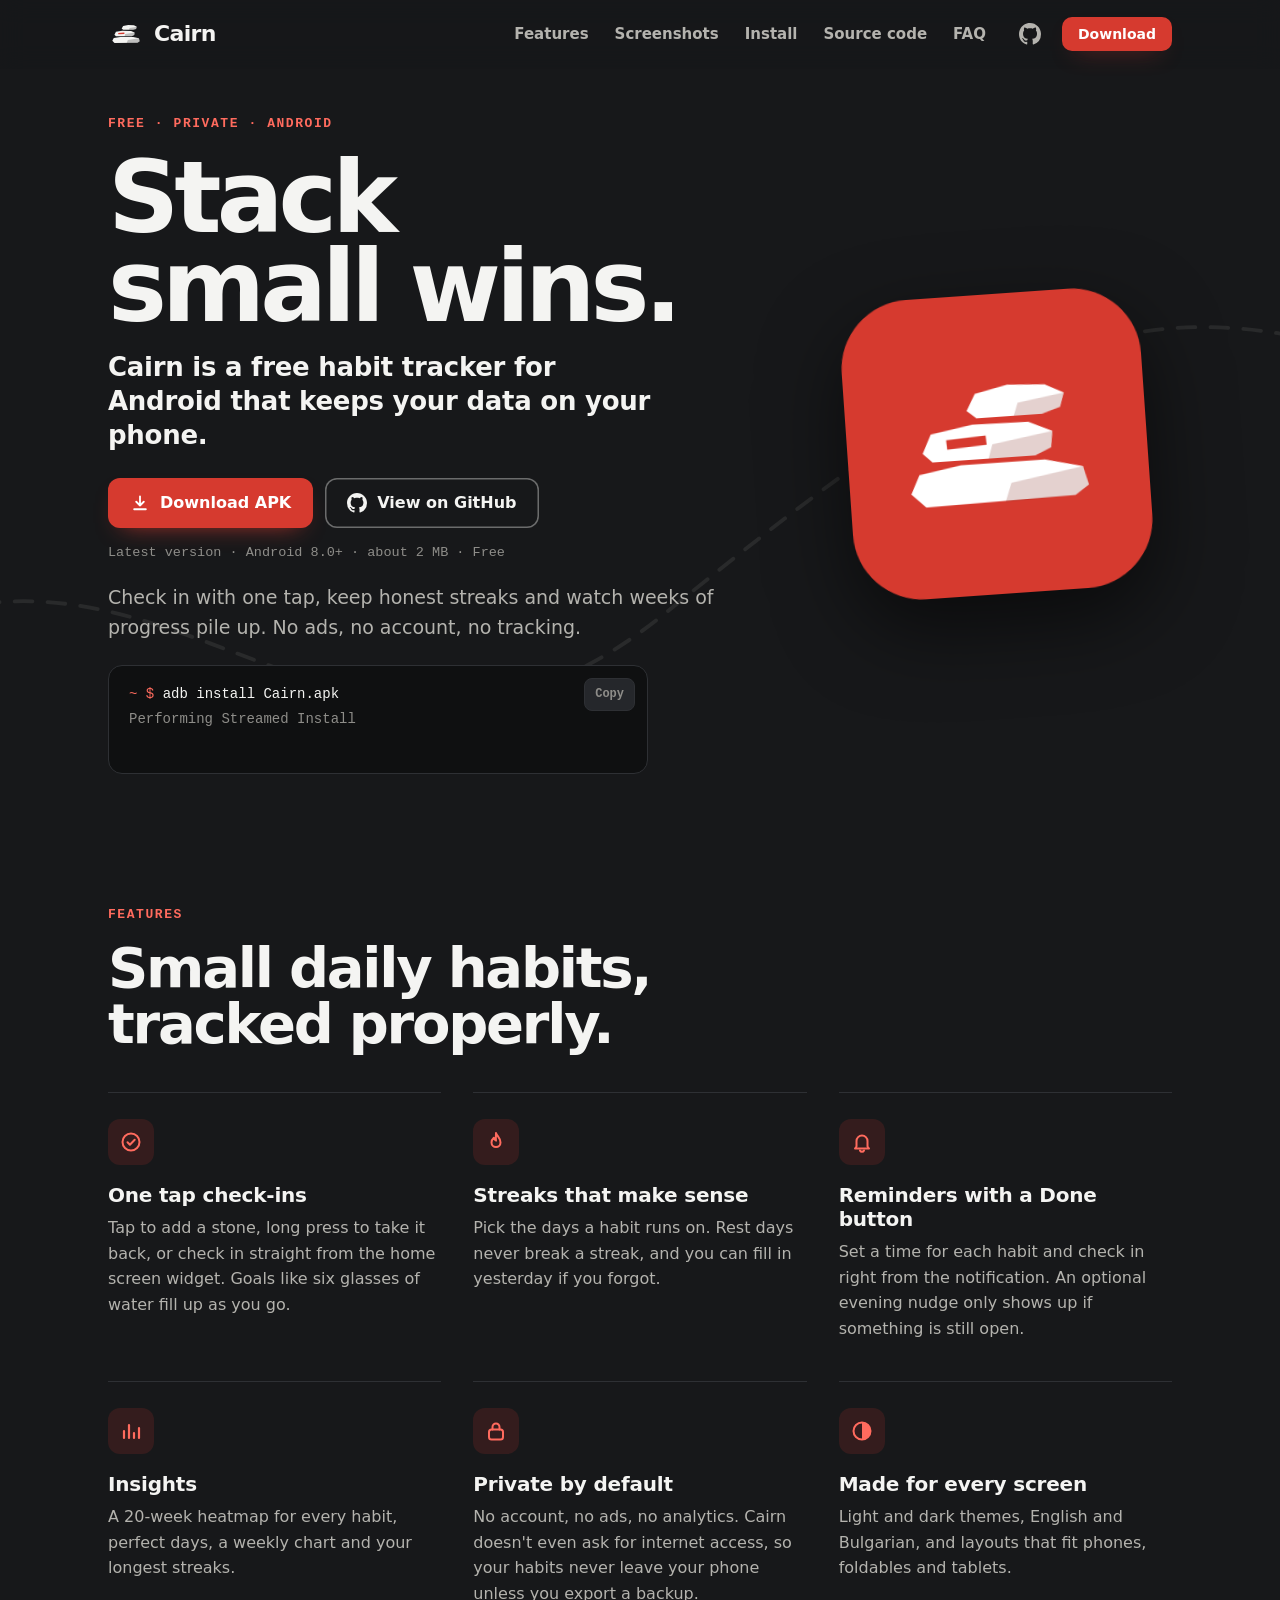
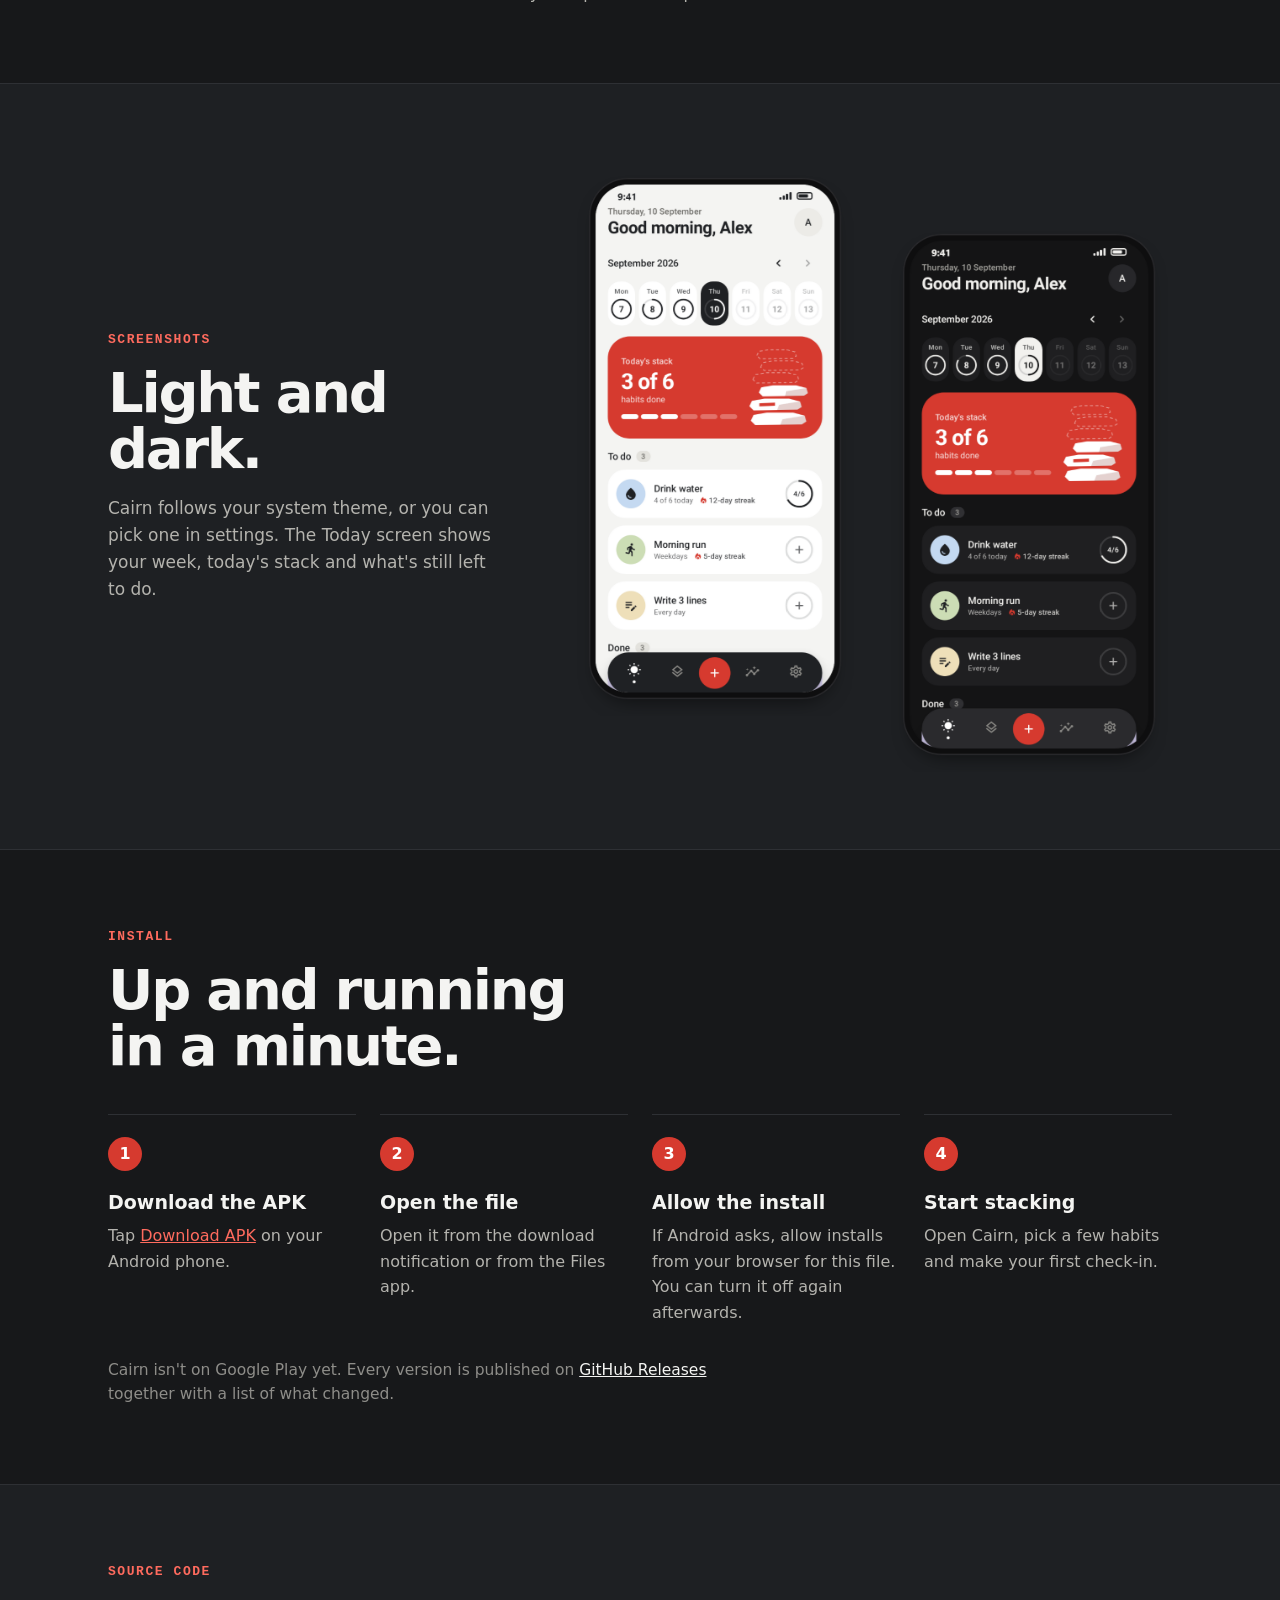
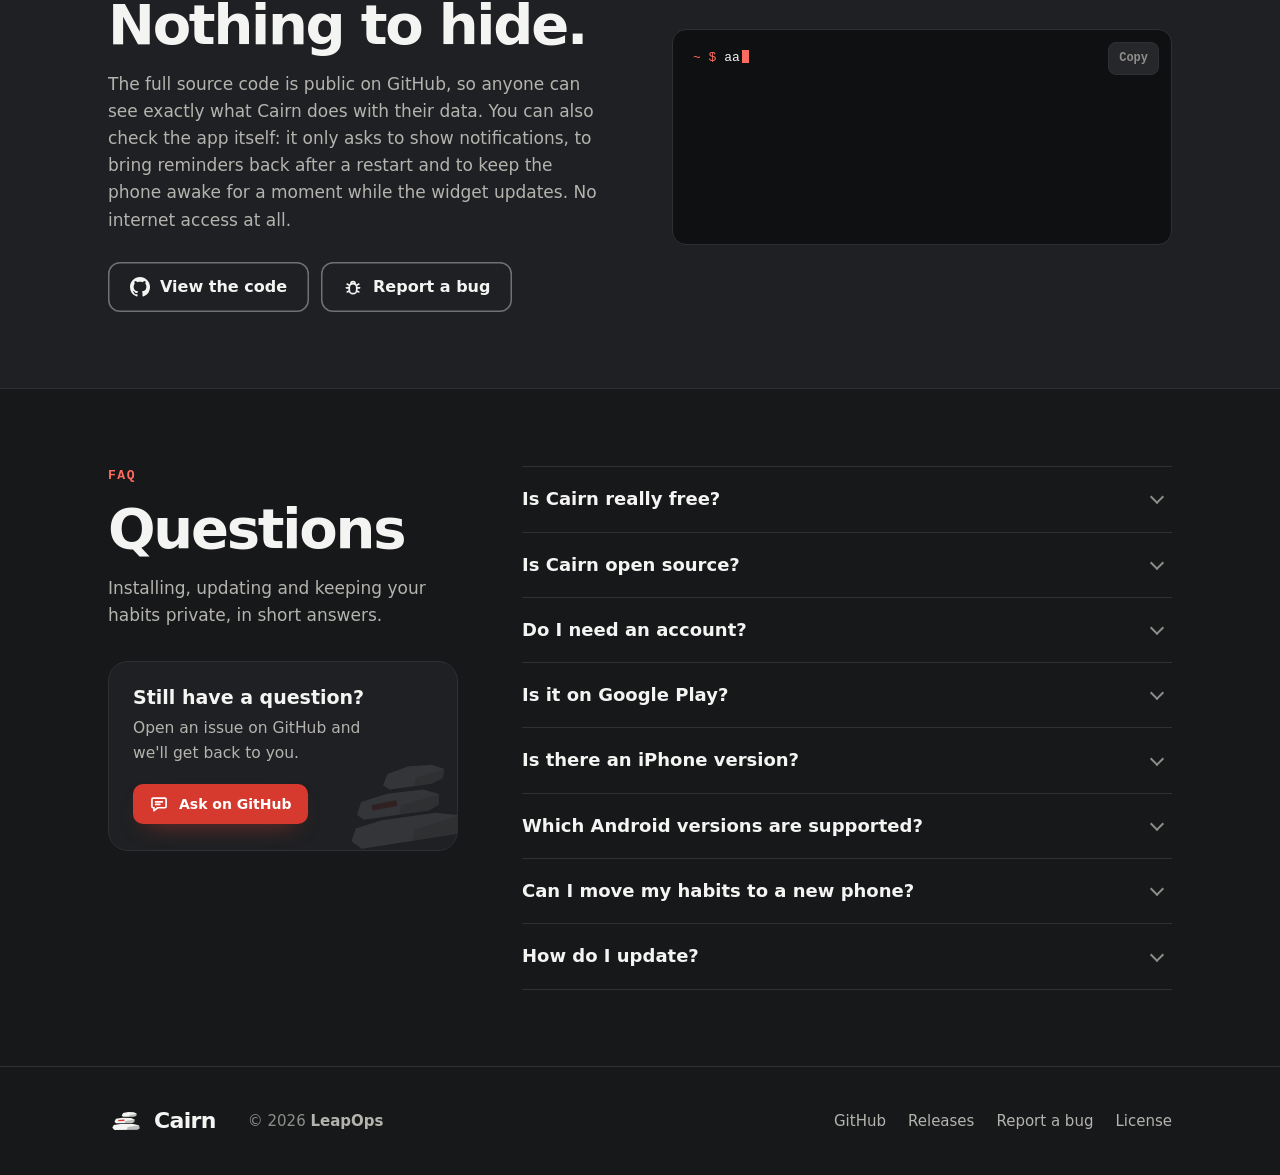
<file: site/index.html>
<!doctype html>
<html lang="en">
<head>
  <meta charset="utf-8">
  <meta name="viewport" content="width=device-width, initial-scale=1, viewport-fit=cover">
  <title>Cairn Habit Tracker - Free for Android</title>
  <meta name="application-name" content="Cairn Habit Tracker">
  <meta name="apple-mobile-web-app-title" content="Cairn">
  <meta name="description" content="Cairn is a free habit tracker for Android. One tap check-ins, honest streaks, reminders and insights. No ads, no account, works offline. Download the APK.">
  <link rel="canonical" href="https://cairn.leap-ops.com/">
  <meta name="theme-color" content="#17181A">
  <meta name="color-scheme" content="dark">
  <meta http-equiv="Content-Security-Policy" content="default-src 'self'; script-src 'self' 'sha256-Du+OJKJSbdUgz5nrHeWWINvez6XKDDU/tyj/5c2uvwo='; style-src 'self' 'unsafe-inline' https://fonts.googleapis.com; font-src https://fonts.gstatic.com; img-src 'self'; connect-src https://api.github.com; object-src 'none'; base-uri 'none'; form-action 'none'">
  <meta name="referrer" content="strict-origin-when-cross-origin">

  <meta property="og:type" content="website">
  <meta property="og:site_name" content="Cairn">
  <meta property="og:title" content="Cairn Habit Tracker - Free for Android">
  <meta property="og:description" content="One tap check-ins, honest streaks, reminders and insights. No ads, no account, works offline.">
  <meta property="og:url" content="https://cairn.leap-ops.com/">
  <meta property="og:image" content="https://cairn.leap-ops.com/assets/og.png">
  <meta property="og:image:width" content="1200">
  <meta property="og:image:height" content="630">
  <meta property="og:image:alt" content="Cairn, the free habit tracker for Android">
  <meta name="twitter:card" content="summary_large_image">

  <link rel="icon" href="assets/favicon.svg" type="image/svg+xml">
  <link rel="apple-touch-icon" href="assets/apple-touch-icon.png">

  <script>document.documentElement.classList.add('js')</script>
  <link rel="preconnect" href="https://fonts.googleapis.com">
  <link rel="preconnect" href="https://fonts.gstatic.com" crossorigin>
  <link rel="stylesheet" href="https://fonts.googleapis.com/css2?family=Overpass+Mono:wght@400;600&family=Overpass:wght@400;600;700;800;900&display=swap">
  <link rel="stylesheet" href="assets/style.css">
  <script src="assets/app.js" defer></script>

  <script type="application/ld+json">
  {
    "@context": "https://schema.org",
    "@type": "SoftwareApplication",
    "name": "Cairn",
    "description": "A free habit tracker for Android with one tap check-ins, streaks, reminders and insights. No ads, no account, works offline.",
    "applicationCategory": "LifestyleApplication",
    "operatingSystem": "Android 8.0 or later",
    "downloadUrl": "https://github.com/CodingfulAlt/Cairn/releases/latest",
    "url": "https://cairn.leap-ops.com/",
    "image": "https://cairn.leap-ops.com/assets/og.png",
    "author": { "@type": "Organization", "name": "LeapOps", "url": "https://leap-ops.com" },
    "publisher": { "@type": "Organization", "name": "LeapOps", "url": "https://leap-ops.com" },
    "offers": { "@type": "Offer", "price": "0", "priceCurrency": "USD" },
    "isAccessibleForFree": true
  }
  </script>
</head>
<body>
<a class="skip" href="#main">Skip to content</a>

<svg width="0" height="0" style="position:absolute" aria-hidden="true" focusable="false">
  <defs>
    <symbol id="mark" viewBox="0 0 100 100">
      <g transform="translate(0 -3)">
        <polygon points="12,72 16,64 34,61 70,61 86,65 88,73 82,77 18,78" fill="#F4F4F2"/>
        <polygon points="55,70 86,65 88,73 82,77 52,78" fill="#000" fill-opacity=".22"/>
        <polygon points="18,55 22,47 40,44 64,44.5 74,49 73,56 66,59 22,59" fill="#F4F4F2"/>
        <polygon points="28.41,49.95 45.38,49.06 45.59,53.05 28.62,53.94" fill="#D63A2F"/>
        <polygon points="48,53 74,49 73,56 66,59 46,59" fill="#000" fill-opacity=".22"/>
        <polygon points="38,38 42,31 56,28 72,29 80,33 78,39 70,41.5 42,41.5" fill="#F4F4F2"/>
        <polygon points="60,36 80,33 78,39 70,41.5 58,41.5" fill="#000" fill-opacity=".22"/>
      </g>
    </symbol>
    <symbol id="i-download" viewBox="0 0 24 24"><g fill="none" stroke="currentColor" stroke-width="2.2" stroke-linecap="round" stroke-linejoin="round"><path d="M12 4v11M7.5 10.5 12 15l4.5-4.5M5 19.5h14"/></g></symbol>
    <symbol id="i-github" viewBox="0 0 16 16"><path fill="currentColor" d="M8 0c4.42 0 8 3.58 8 8a8.013 8.013 0 0 1-5.45 7.59c-.4.08-.55-.17-.55-.38 0-.27.01-1.13.01-2.2 0-.75-.25-1.23-.54-1.48 1.78-.2 3.65-.88 3.65-3.95 0-.88-.31-1.59-.82-2.15.08-.2.36-1.02-.08-2.12 0 0-.67-.22-2.2.82-.64-.18-1.32-.27-2-.27-.68 0-1.36.09-2 .27-1.53-1.03-2.2-.82-2.2-.82-.44 1.1-.16 1.92-.08 2.12-.51.56-.82 1.28-.82 2.15 0 3.06 1.86 3.75 3.64 3.95-.23.2-.44.55-.51 1.07-.46.21-1.61.55-2.33-.66-.15-.24-.6-.83-1.23-.82-.67.01-.27.38.01.53.34.19.73.9.82 1.13.16.45.68 1.31 2.69.94 0 .67.01 1.3.01 1.49 0 .21-.15.45-.55.38A7.995 7.995 0 0 1 0 8c0-4.42 3.58-8 8-8Z"/></symbol>
    <symbol id="i-tap" viewBox="0 0 24 24"><g fill="none" stroke="currentColor" stroke-width="2" stroke-linecap="round" stroke-linejoin="round"><circle cx="12" cy="12" r="8.5"/><path d="m8.5 12.3 2.4 2.4 4.8-5"/></g></symbol>
    <symbol id="i-flame" viewBox="0 0 24 24"><g fill="none" stroke="currentColor" stroke-width="2" stroke-linecap="round" stroke-linejoin="round"><path d="M12 3c.8 3 4.5 4.8 4.5 9.5a4.5 4.5 0 0 1-9 0c0-2.4 1.3-3.9 2.3-4.8.2 1.5 1 2.5 2.2 2.9-.5-2.9.1-5.7 0-7.6Z"/></g></symbol>
    <symbol id="i-bell" viewBox="0 0 24 24"><g fill="none" stroke="currentColor" stroke-width="2" stroke-linecap="round" stroke-linejoin="round"><path d="M6.5 16.5V11a5.5 5.5 0 0 1 11 0v5.5l1.5 2h-14Z"/><path d="M10 20.5a2.2 2.2 0 0 0 4 0"/></g></symbol>
    <symbol id="i-chart" viewBox="0 0 24 24"><g fill="none" stroke="currentColor" stroke-width="2.2" stroke-linecap="round"><path d="M5 19v-7M10 19V6M15 19v-5M20 19V9"/></g></symbol>
    <symbol id="i-lock" viewBox="0 0 24 24"><g fill="none" stroke="currentColor" stroke-width="2" stroke-linecap="round" stroke-linejoin="round"><rect x="5" y="10.5" width="14" height="10" rx="2.5"/><path d="M8.5 10.5V8a3.5 3.5 0 0 1 7 0v2.5"/></g></symbol>
    <symbol id="i-contrast" viewBox="0 0 24 24"><circle cx="12" cy="12" r="8.5" fill="none" stroke="currentColor" stroke-width="2"/><path d="M12 3.5v17a8.5 8.5 0 0 0 0-17Z" fill="currentColor"/></symbol>
    <symbol id="i-star" viewBox="0 0 24 24"><path fill="none" stroke="currentColor" stroke-width="2" stroke-linejoin="round" d="m12 3.6 2.6 5.3 5.8.8-4.2 4.1 1 5.8L12 16.9l-5.2 2.7 1-5.8-4.2-4.1 5.8-.8Z"/></symbol>
    <symbol id="i-bug" viewBox="0 0 24 24"><g fill="none" stroke="currentColor" stroke-width="2" stroke-linecap="round" stroke-linejoin="round"><rect x="7.5" y="8" width="9" height="12" rx="4.5"/><path d="M9.5 8a2.5 2.5 0 0 1 5 0M4 13h3.5M16.5 13H20M5 18l2.6-1.3M19 18l-2.6-1.3M5 8.5l2.6 1.4M19 8.5l-2.6 1.4"/></g></symbol>
    <symbol id="i-chat" viewBox="0 0 24 24"><g fill="none" stroke="currentColor" stroke-width="2" stroke-linecap="round" stroke-linejoin="round"><path d="M5 5h14a1.5 1.5 0 0 1 1.5 1.5V15a1.5 1.5 0 0 1-1.5 1.5h-8.5L6 20v-3.5H5A1.5 1.5 0 0 1 3.5 15V6.5A1.5 1.5 0 0 1 5 5Z"/><path d="M8 9.5h8M8 12.5h5"/></g></symbol>
    <symbol id="i-stack" viewBox="0 0 24 24"><g fill="none" stroke="currentColor" stroke-width="2" stroke-linejoin="round"><rect x="9" y="3.5" width="10" height="4.5" rx="2.25"/><rect x="5.5" y="10" width="12.5" height="4.5" rx="2.25"/><rect x="3" y="16.5" width="18" height="4.5" rx="2.25"/></g></symbol>
    <symbol id="i-spark" viewBox="0 0 24 24"><g fill="none" stroke="currentColor" stroke-width="2" stroke-linecap="round" stroke-linejoin="round"><path d="M10.5 3.5 12.4 9l5.1 1.9-5.1 1.9-1.9 5.2-1.9-5.2-5.1-1.9L8.6 9Z"/><path d="M18.5 15v5M16 17.5h5"/></g></symbol>
    <symbol id="i-phone" viewBox="0 0 24 24"><g fill="none" stroke="currentColor" stroke-width="2" stroke-linecap="round" stroke-linejoin="round"><rect x="6.5" y="2.5" width="11" height="19" rx="3"/><path d="M10.5 18h3"/></g></symbol>
    <symbol id="i-code" viewBox="0 0 24 24"><g fill="none" stroke="currentColor" stroke-width="2" stroke-linecap="round" stroke-linejoin="round"><path d="m8 7.5-4.5 4.5L8 16.5M16 7.5l4.5 4.5-4.5 4.5M13.5 4.5l-3 15"/></g></symbol>
    <symbol id="i-zoom" viewBox="0 0 24 24"><g fill="none" stroke="currentColor" stroke-width="2.2" stroke-linecap="round"><circle cx="10.5" cy="10.5" r="6.5"/><path d="m15.5 15.5 4.5 4.5M10.5 7.8v5.4M7.8 10.5h5.4"/></g></symbol>
    <symbol id="i-close" viewBox="0 0 24 24"><path fill="none" stroke="currentColor" stroke-width="2.4" stroke-linecap="round" d="m6.5 6.5 11 11M17.5 6.5l-11 11"/></symbol>
    <symbol id="i-help" viewBox="0 0 24 24"><g fill="none" stroke="currentColor" stroke-width="2" stroke-linecap="round" stroke-linejoin="round"><circle cx="12" cy="12" r="8.5"/><path d="M9.6 9.6a2.5 2.5 0 0 1 4.9.7c0 1.7-2.5 2.1-2.5 3.7M12 17h.01"/></g></symbol>
  </defs>
</svg>

<header class="top">
  <div class="wrap top-in">
    <a class="brand" href="#main" aria-label="Cairn, back to top"><svg class="brand-mark" aria-hidden="true"><use href="#mark"/></svg><span>Cairn</span></a>
    <nav class="nav" aria-label="Main">
      <a href="#features">Features</a>
      <a href="#screenshots">Screenshots</a>
      <a href="#install">Install</a>
      <a href="#source">Source code</a>
      <a href="#faq">FAQ</a>
    </nav>
    <div class="top-actions">
      <a class="icon-link" href="https://github.com/CodingfulAlt/Cairn" aria-label="Cairn on GitHub"><svg aria-hidden="true"><use href="#i-github"/></svg></a>
      <a class="btn btn-red btn-sm" href="https://github.com/CodingfulAlt/Cairn/releases/latest" data-dl>Download</a>
    </div>
  </div>
  <div class="progress" aria-hidden="true"></div>
</header>

<main id="main">
  <section class="hero" aria-labelledby="hero-title">
    <svg class="trail" viewBox="0 0 1200 600" preserveAspectRatio="xMidYMid slice" aria-hidden="true"><path d="M-40 470 C 220 300, 360 640, 620 430 S 1000 140, 1260 260"/></svg>
    <div class="wrap hero-in">
      <div class="hero-text">
        <p class="eyebrow" data-reveal>Free · Private · Android</p>
        <h1 id="hero-title" data-reveal style="--d:.08s"><span class="tagline">Stack small wins.</span> <span class="h1-sub">Cairn is a free habit tracker for Android that keeps your data on your phone.</span></h1>
        <div class="actions" data-reveal style="--d:.24s">
          <a class="btn btn-red" href="https://github.com/CodingfulAlt/Cairn/releases/latest" data-dl><svg aria-hidden="true"><use href="#i-download"/></svg>Download APK</a>
          <a class="btn btn-ghost" href="https://github.com/CodingfulAlt/Cairn"><svg aria-hidden="true"><use href="#i-github"/></svg><span><span class="sm-hide">View on </span>GitHub</span></a>
        </div>
        <p class="meta" data-reveal style="--d:.3s"><span data-version>Latest version</span> · Android 8.0+ · <span data-size>about 2 MB</span> · Free</p>
        <p class="lead" data-reveal style="--d:.34s">Check in with one tap, keep honest streaks and watch weeks of progress pile up. No ads, no account, no tracking.</p>
        <div class="term" data-reveal data-type style="--d:.36s">
          <button class="copy" type="button" data-copy>Copy</button>
          <p><span class="pr">~ $</span> <span class="cmd">adb install <span data-file>Cairn.apk</span></span></p>
          <p class="out">Performing Streamed Install</p>
          <p class="out">Success</p>
        </div>
      </div>
      <div class="hero-art" data-reveal style="--d:.12s">
        <button class="m-banner" type="button" data-stack aria-label="Stack the stones again">
          <svg class="m-trail" viewBox="0 0 400 140" preserveAspectRatio="none" aria-hidden="true"><path d="M-10 131 C 90 120, 160 138, 236 102 S 352 38, 410 54"/></svg>
          <span class="m-word">Cairn<small>Habit tracker</small></span>
          <svg class="m-stones stack-svg" viewBox="8 22 84 58" aria-hidden="true">
            <g transform="translate(0 -3)">
              <g class="slab s1">
                <polygon points="12,72 16,64 34,61 70,61 86,65 88,73 82,77 18,78" fill="#FFFFFF"/>
                <polygon points="55,70 86,65 88,73 82,77 52,78" fill="#7A1A10" fill-opacity=".2"/>
              </g>
              <g class="slab s2">
                <polygon points="18,55 22,47 40,44 64,44.5 74,49 73,56 66,59 22,59" fill="#FFFFFF"/>
                <polygon points="28.41,49.95 45.38,49.06 45.59,53.05 28.62,53.94" fill="#D63A2F"/>
                <polygon points="48,53 74,49 73,56 66,59 46,59" fill="#7A1A10" fill-opacity=".2"/>
              </g>
              <g class="slab s3">
                <polygon points="38,38 42,31 56,28 72,29 80,33 78,39 70,41.5 42,41.5" fill="#FFFFFF"/>
                <polygon points="60,36 80,33 78,39 70,41.5 58,41.5" fill="#7A1A10" fill-opacity=".2"/>
              </g>
            </g>
          </svg>
        </button>
        <div class="icon-float">
          <button class="icon-btn" type="button" data-stack aria-label="Stack the stones again">
            <svg class="app-icon stack-svg" viewBox="0 0 100 100" aria-hidden="true">
              <rect width="100" height="100" rx="23" fill="#D63A2F"/>
              <g transform="translate(11 11) scale(.78)">
                <g transform="translate(0 -3)">
                  <g class="slab s1">
                    <polygon points="12,72 16,64 34,61 70,61 86,65 88,73 82,77 18,78" fill="#FFFFFF"/>
                    <polygon points="55,70 86,65 88,73 82,77 52,78" fill="#7A1A10" fill-opacity=".2"/>
                  </g>
                  <g class="slab s2">
                    <polygon points="18,55 22,47 40,44 64,44.5 74,49 73,56 66,59 22,59" fill="#FFFFFF"/>
                    <polygon points="28.41,49.95 45.38,49.06 45.59,53.05 28.62,53.94" fill="#D63A2F"/>
                    <polygon points="48,53 74,49 73,56 66,59 46,59" fill="#7A1A10" fill-opacity=".2"/>
                  </g>
                  <g class="slab s3">
                    <polygon points="38,38 42,31 56,28 72,29 80,33 78,39 70,41.5 42,41.5" fill="#FFFFFF"/>
                    <polygon points="60,36 80,33 78,39 70,41.5 58,41.5" fill="#7A1A10" fill-opacity=".2"/>
                  </g>
                </g>
              </g>
            </svg>
          </button>
        </div>
      </div>
    </div>
  </section>

  <section class="section" id="features" aria-labelledby="features-title">
    <div class="wrap">
      <div data-reveal>
        <p class="eyebrow">Features</p>
        <h2 id="features-title">Small daily habits, tracked properly.</h2>
      </div>
      <ul class="features">
        <li data-reveal style="--d:0s"><span class="fi"><svg aria-hidden="true"><use href="#i-tap"/></svg></span><h3>One tap check-ins</h3><p>Tap to add a stone, long press to take it back, or check in straight from the home screen widget. Goals like six glasses of water fill up as you go.</p></li>
        <li data-reveal style="--d:.08s"><span class="fi"><svg aria-hidden="true"><use href="#i-flame"/></svg></span><h3>Streaks that make sense</h3><p>Pick the days a habit runs on. Rest days never break a streak, and you can fill in yesterday if you forgot.</p></li>
        <li data-reveal style="--d:.16s"><span class="fi"><svg aria-hidden="true"><use href="#i-bell"/></svg></span><h3>Reminders with a Done button</h3><p>Set a time for each habit and check in right from the notification. An optional evening nudge only shows up if something is still open.</p></li>
        <li data-reveal style="--d:0s"><span class="fi"><svg aria-hidden="true"><use href="#i-chart"/></svg></span><h3>Insights</h3><p>A 20-week heatmap for every habit, perfect days, a weekly chart and your longest streaks.</p></li>
        <li data-reveal style="--d:.08s"><span class="fi"><svg aria-hidden="true"><use href="#i-lock"/></svg></span><h3>Private by default</h3><p>No account, no ads, no analytics. Cairn doesn't even ask for internet access, so your habits never leave your phone unless you export a backup.</p></li>
        <li data-reveal style="--d:.16s"><span class="fi"><svg aria-hidden="true"><use href="#i-contrast"/></svg></span><h3>Made for every screen</h3><p>Light and dark themes, English and Bulgarian, and layouts that fit phones, foldables and tablets.</p></li>
      </ul>
    </div>
  </section>

  <section class="section band" id="screenshots" aria-labelledby="shots-title">
    <div class="wrap shots">
      <div class="shots-text" data-reveal>
        <p class="eyebrow">Screenshots</p>
        <h2 id="shots-title">Light and dark.</h2>
        <p>Cairn follows your system theme, or you can pick one in settings. The Today screen shows your week, today's stack and what's still left to do.</p>
      </div>
      <div class="shots-row">
        <figure class="shot" data-reveal style="--d:.05s"><div class="shot-float"><img src="assets/screens/today-light.png" width="680" height="1320" alt="Cairn Today screen in the light theme, with the week strip, today's progress and the habit list" loading="lazy" decoding="async"></div></figure>
        <figure class="shot" data-reveal style="--d:.18s"><div class="shot-float"><img src="assets/screens/today-dark.png" width="680" height="1320" alt="Cairn Today screen in the dark theme" loading="lazy" decoding="async"></div></figure>
      </div>
    </div>
  </section>

  <section class="section" id="install" aria-labelledby="install-title">
    <div class="wrap">
      <div data-reveal>
        <p class="eyebrow">Install</p>
        <h2 id="install-title">Up and running in a minute.</h2>
      </div>
      <ol class="steps">
        <li data-reveal style="--d:0s"><h3>Download the APK</h3><p>Tap <a href="https://github.com/CodingfulAlt/Cairn/releases/latest" data-dl>Download APK</a> on your Android phone.</p></li>
        <li data-reveal style="--d:.1s"><h3>Open the file</h3><p>Open it from the download notification or from the Files app.</p></li>
        <li data-reveal style="--d:.2s"><h3>Allow the install</h3><p>If Android asks, allow installs from your browser for this file. You can turn it off again afterwards.</p></li>
        <li data-reveal style="--d:.3s"><h3>Start stacking</h3><p>Open Cairn, pick a few habits and make your first check-in.</p></li>
      </ol>
      <p class="note" data-reveal>Cairn isn't on Google Play yet. Every version is published on <a href="https://github.com/CodingfulAlt/Cairn/releases">GitHub Releases</a> together with a list of what changed.</p>
    </div>
  </section>

  <section class="section band" id="source" aria-labelledby="os-title">
    <div class="wrap os">
      <div data-reveal>
        <p class="eyebrow">Source code</p>
        <h2 id="os-title">Nothing to hide.</h2>
        <p class="body">The full source code is public on GitHub, so anyone can see exactly what Cairn does with their data. You can also check the app itself: it only asks to show notifications, to bring reminders back after a restart and to keep the phone awake for a moment while the widget updates. No internet access at all.</p>
        <div class="actions">
          <a class="btn btn-ghost" href="https://github.com/CodingfulAlt/Cairn"><svg aria-hidden="true"><use href="#i-github"/></svg>View the code</a>
          <a class="btn btn-ghost" href="https://github.com/CodingfulAlt/Cairn/issues"><svg aria-hidden="true"><use href="#i-bug"/></svg>Report a bug</a>
        </div>
      </div>
      <div class="term" data-reveal data-type style="--d:.12s">
        <button class="copy" type="button" data-copy>Copy</button>
        <p><span class="pr">~ $</span> <span class="cmd">aapt2 dump permissions <span data-file>Cairn.apk</span> | grep android.permission</span></p>
        <p class="out">uses-permission: name='android.permission.POST_NOTIFICATIONS'</p>
        <p class="out">uses-permission: name='android.permission.RECEIVE_BOOT_COMPLETED'</p>
        <p class="out">uses-permission: name='android.permission.WAKE_LOCK'</p>
      </div>
    </div>
  </section>

  <section class="section" id="faq" aria-labelledby="faq-title">
    <div class="wrap faq">
      <div class="faq-side" data-reveal>
        <p class="eyebrow">FAQ</p>
        <h2 id="faq-title">Questions</h2>
        <p class="faq-lead">Installing, updating and keeping your habits private, in short answers.</p>
        <div class="ask">
          <svg class="ask-mark" aria-hidden="true"><use href="#mark"/></svg>
          <h3>Still have a question?</h3>
          <p>Open an issue on GitHub and we'll get back to you.</p>
          <a class="btn btn-red btn-sm" href="https://github.com/CodingfulAlt/Cairn/issues/new"><svg aria-hidden="true"><use href="#i-chat"/></svg>Ask on GitHub</a>
        </div>
      </div>
      <div class="faq-list">
        <details data-reveal style="--d:0s"><summary>Is Cairn really free?</summary><div class="faq-a"><p>Yes. There are no ads, no in-app purchases and no subscription.</p></div></details>
        <details data-reveal style="--d:.03s"><summary>Is Cairn open source?</summary><div class="faq-a"><p>Cairn is source available. The full code is public on GitHub so anyone can read and check it, but the license doesn't allow copying, changing or republishing it. The app itself is free for everyone.</p></div></details>
        <details data-reveal style="--d:.05s"><summary>Do I need an account?</summary><div class="faq-a"><p>No. Cairn works offline and keeps your habits and history on your phone. Nothing is sent anywhere.</p></div></details>
        <details data-reveal style="--d:.1s"><summary>Is it on Google Play?</summary><div class="faq-a"><p>Not yet. Download the APK from this page or from GitHub Releases, where every version is published.</p></div></details>
        <details data-reveal style="--d:.15s"><summary>Is there an iPhone version?</summary><div class="faq-a"><p>No. Cairn is Android only for now.</p></div></details>
        <details data-reveal style="--d:.2s"><summary>Which Android versions are supported?</summary><div class="faq-a"><p>Android 8.0 (Oreo) and newer, on phones, foldables and tablets.</p></div></details>
        <details data-reveal style="--d:.25s"><summary>Can I move my habits to a new phone?</summary><div class="faq-a"><p>Yes. In Settings, tap Export backup and save the file. On the new phone, install Cairn and tap Restore backup.</p></div></details>
        <details data-reveal style="--d:.3s"><summary>How do I update?</summary><div class="faq-a"><p>Download the newest APK and install it over the current one. Your habits and history stay on the phone.</p></div></details>
      </div>
    </div>
  </section>
</main>

<footer class="foot">
  <div class="wrap foot-in">
    <a class="brand" href="#main" aria-label="Cairn, back to top"><svg class="brand-mark" aria-hidden="true"><use href="#mark"/></svg><span>Cairn</span></a>
    <p class="foot-by">© 2026 <a href="https://leap-ops.com">LeapOps</a></p>
    <nav class="foot-links" aria-label="Footer">
      <a href="https://github.com/CodingfulAlt/Cairn">GitHub</a>
      <a href="https://github.com/CodingfulAlt/Cairn/releases">Releases</a>
      <a href="https://github.com/CodingfulAlt/Cairn/issues">Report a bug</a>
      <a href="https://github.com/CodingfulAlt/Cairn/blob/main/LICENSE">License</a>
    </nav>
  </div>
</footer>

<div class="lightbox" hidden role="dialog" aria-modal="true" aria-label="Screenshot">
  <div class="lightbox-bg"></div>
  <img alt="">
  <button class="lightbox-close" type="button" aria-label="Close"><svg aria-hidden="true"><use href="#i-close"/></svg></button>
</div>

<nav class="dock" aria-label="Sections">
  <span class="dock-pill" aria-hidden="true"></span>
  <a href="#main" aria-label="Top" title="Top"><svg aria-hidden="true"><use href="#i-stack"/></svg></a>
  <a href="#features" aria-label="Features" title="Features"><svg aria-hidden="true"><use href="#i-spark"/></svg></a>
  <a href="#screenshots" aria-label="Screenshots" title="Screenshots"><svg aria-hidden="true"><use href="#i-phone"/></svg></a>
  <a href="#install" aria-label="Install" title="Install"><svg aria-hidden="true"><use href="#i-download"/></svg></a>
  <a href="#source" aria-label="Source code" title="Source code"><svg aria-hidden="true"><use href="#i-code"/></svg></a>
  <a href="#faq" aria-label="FAQ" title="FAQ"><svg aria-hidden="true"><use href="#i-help"/></svg></a>
</nav>
</body>
</html>
</file>
<file: site/assets/style.css>
:root {
  --bg: #17181A;
  --bg-2: #1E2023;
  --surface: #25272B;
  --line: #2E3034;
  --text: #F4F4F2;
  --muted: #B4B3AE;
  --dim: #8E8D89;
  --red: #D63A2F;
  --red-hover: #E5483C;
  --red-text: #FF6B5E;
  --red-tint: rgba(214, 58, 47, .15);
  --font: "Overpass", system-ui, -apple-system, "Segoe UI", Roboto, sans-serif;
  --mono: "Overpass Mono", ui-monospace, "SFMono-Regular", Consolas, monospace;
  --gut: clamp(20px, 5vw, 48px);
  --ease: cubic-bezier(.2, .8, .2, 1);
  --ease-back: cubic-bezier(.34, 1.56, .64, 1);
  color-scheme: dark;
}

*, *::before, *::after { box-sizing: border-box; }
html { scroll-behavior: smooth; scroll-padding-top: 84px; -webkit-text-size-adjust: 100%; }
body { margin: 0; background: var(--bg); color: var(--text); font-family: var(--font); font-size: 17px; line-height: 1.6; -webkit-font-smoothing: antialiased; }
img, svg { display: block; max-width: 100%; }
a { color: inherit; }
h1, h2, h3, p { margin: 0; }
button { font: inherit; color: inherit; }
::selection { background: var(--red); color: #FFFFFF; }
:focus-visible { outline: 2px solid var(--red-text); outline-offset: 3px; border-radius: 6px; }
.wrap { max-width: 1160px; margin: 0 auto; padding-inline: var(--gut); }
.skip { position: absolute; left: -9999px; top: 12px; z-index: 20; background: var(--text); color: var(--bg); padding: 8px 14px; border-radius: 8px; }
.skip:focus { left: 12px; }

/* reveal on scroll, only while the script is running */
.js [data-reveal] { opacity: 0; transform: translateY(28px); transition: opacity .8s var(--ease), transform .8s var(--ease); transition-delay: var(--d, 0s); }
.js [data-reveal].in { opacity: 1; transform: none; }

/* header */
.top { position: sticky; top: 0; z-index: 10; background: rgba(23, 24, 26, .78); -webkit-backdrop-filter: blur(12px); backdrop-filter: blur(12px); border-bottom: 1px solid transparent; transition: background-color .3s, border-color .3s, box-shadow .3s; }
.top.scrolled { background: rgba(23, 24, 26, .92); border-color: var(--line); box-shadow: 0 14px 30px -22px rgba(0, 0, 0, .9); }
.top-in { display: flex; align-items: center; gap: 24px; height: 68px; }
.progress { position: absolute; left: 0; bottom: -1px; width: 100%; height: 2px; background: var(--red); transform: scaleX(0); transform-origin: 0 50%; }
.brand { display: inline-flex; align-items: center; gap: 10px; text-decoration: none; font-weight: 900; font-size: 22px; letter-spacing: -.03em; line-height: 1; }
.brand-mark { width: 36px; height: 36px; transition: transform .4s var(--ease-back); }
.brand:hover .brand-mark { transform: rotate(-8deg) scale(1.08); }
.nav { display: flex; gap: 26px; margin-left: auto; font-size: 15px; font-weight: 600; }
.nav a { position: relative; text-decoration: none; color: var(--muted); padding-block: 6px; transition: color .2s; }
.nav a::after { content: ""; position: absolute; left: 0; right: 0; bottom: 0; height: 2px; border-radius: 2px; background: var(--red); transform: scaleX(0); transition: transform .35s var(--ease); }
.nav a:hover, .nav a.active { color: var(--text); }
.nav a.active::after { transform: scaleX(1); }
.top-actions { display: flex; align-items: center; gap: 12px; }
.icon-link { display: grid; place-items: center; width: 40px; height: 40px; border-radius: 10px; color: var(--muted); transition: color .2s, background-color .2s, transform .2s; }
.icon-link:hover { color: var(--text); background: var(--surface); transform: translateY(-1px); }
.icon-link svg { width: 22px; height: 22px; }
@media (max-width: 900px) { .nav { display: none; } .top-actions { margin-left: auto; } }

/* buttons */
.actions { display: flex; flex-wrap: wrap; gap: 12px; }
.btn { display: inline-flex; align-items: center; gap: 10px; font-weight: 700; font-size: 16px; line-height: 1; padding: 15px 22px; border-radius: 12px; text-decoration: none; transition: background-color .2s, box-shadow .2s, transform .2s var(--ease); }
.btn:hover { transform: translateY(-2px); }
.btn:active { transform: translateY(0) scale(.97); }
.btn svg { width: 20px; height: 20px; flex: none; transition: transform .3s var(--ease-back); }
.btn-red { background: var(--red); color: #FFFFFF; box-shadow: 0 10px 24px -14px rgba(214, 58, 47, .9); }
.btn-red:hover { background: var(--red-hover); box-shadow: 0 16px 30px -14px rgba(214, 58, 47, .95); }
.btn-red:hover svg { transform: translateY(2px); }
.btn-ghost { box-shadow: inset 0 0 0 1.5px rgba(244, 244, 242, .38); color: var(--text); }
.btn-ghost:hover { box-shadow: inset 0 0 0 1.5px var(--text); background: rgba(244, 244, 242, .04); }
.btn-ghost:hover svg { transform: rotate(-10deg) scale(1.1); }
.btn-sm { padding: 10px 16px; font-size: 14px; border-radius: 10px; }

.eyebrow { font-family: var(--mono); font-size: 13px; font-weight: 600; letter-spacing: .12em; text-transform: uppercase; color: var(--red-text); }

/* hero */
/* the headline, the download button and the version line fit on the first screen everywhere */
.hero { position: relative; overflow: hidden; padding-block: clamp(24px, 5vh, 56px) clamp(32px, 6vh, 64px); }
.trail { position: absolute; inset: 0; width: 100%; height: 100%; pointer-events: none; }
.trail path { fill: none; stroke: var(--text); stroke-opacity: .08; stroke-width: 3; stroke-dasharray: 14 12; stroke-linecap: round; animation: march 30s linear infinite; }
@keyframes march { to { stroke-dashoffset: -520; } }
.hero-in { position: relative; display: grid; grid-template-columns: minmax(0, 1.3fr) minmax(0, .7fr); gap: clamp(32px, 5vw, 72px); align-items: center; }
.hero-in > * { min-width: 0; }
.hero h1 { margin-top: 18px; }
.tagline { display: block; font-size: clamp(48px, min(8.2vw, 11vh), 104px); font-weight: 900; line-height: .9; letter-spacing: -.05em; text-wrap: balance; }
.h1-sub { display: block; margin-top: 20px; font-size: clamp(20px, 2.2vw, 26px); font-weight: 700; line-height: 1.3; letter-spacing: -.01em; max-width: 30ch; }
.lead { margin-top: 18px; font-size: clamp(17px, 1.6vw, 19px); color: var(--muted); max-width: 52ch; }
.hero .actions { margin-top: 26px; }
.hero .term { margin-top: 22px; }
.meta { margin-top: 14px; font-family: var(--mono); font-size: 13.5px; color: var(--dim); }

.hero-art { display: grid; place-items: center; }
.icon-float { animation: float 6s ease-in-out 1.6s infinite; }
.icon-btn { display: block; padding: 0; border: 0; background: none; cursor: pointer; border-radius: 26%; transform: perspective(900px) rotateX(var(--rx, 0deg)) rotateY(var(--ry, 0deg)); transition: transform .5s var(--ease); }
.icon-btn:active { transform: perspective(900px) scale(.97); }
.app-icon { width: min(100%, 320px); height: auto; transform: rotate(-4deg); filter: drop-shadow(0 30px 40px rgba(0, 0, 0, .55)); transition: transform .5s var(--ease-back); }
.icon-btn:hover .app-icon { transform: rotate(0deg) scale(1.03); }
.stack-svg.play .slab { animation: drop .9s var(--ease-back) both; }
.stack-svg.play .s1 { animation-delay: .25s; }
.stack-svg.play .s2 { animation-delay: .5s; }
.stack-svg.play .s3 { animation-delay: .75s; }
@keyframes drop { from { opacity: 0; transform: translateY(-18px); } to { opacity: 1; transform: none; } }
@keyframes float { 50% { transform: translateY(-10px); } }

/* on phones the square icon becomes a wide banner */
.m-banner { display: none; }
@media (max-width: 860px) {
  .hero-in { grid-template-columns: 1fr; }
  .hero-art { order: -1; justify-items: stretch; }
  .icon-float { display: none; }
  .m-banner { position: relative; display: flex; align-items: center; justify-content: space-between; gap: 12px; width: 100%; height: 112px; padding: 0 14px 0 24px; border: 0; border-radius: 24px; background: var(--surface); border: 1px solid var(--line); color: var(--text); text-align: left; overflow: hidden; cursor: pointer; box-shadow: none; transition: transform .25s var(--ease); -webkit-tap-highlight-color: transparent; }
  .m-banner:active { transform: scale(.98); }
  .m-trail { position: absolute; inset: 0; width: 100%; height: 100%; }
  .m-trail path { fill: none; stroke: #FFFFFF; stroke-opacity: .12; stroke-width: 2.5; stroke-dasharray: 10 9; stroke-linecap: round; vector-effect: non-scaling-stroke; animation: march 30s linear infinite; }
  .m-word { position: relative; font-weight: 900; font-size: 46px; line-height: .9; letter-spacing: -.045em; }
  .m-word small { display: block; margin-top: 10px; font-family: var(--mono); font-size: 11.5px; font-weight: 600; line-height: 1.3; letter-spacing: .14em; text-transform: uppercase; white-space: nowrap; color: var(--red-text); }
  .m-stones { position: relative; flex: none; width: 132px; height: 92px; filter: drop-shadow(0 10px 12px rgba(0, 0, 0, .45)); }
}

/* terminals */
.term { position: relative; margin-top: 28px; background: #0F1011; border: 1px solid var(--line); border-radius: 14px; padding: 16px 84px 16px 20px; font-family: var(--mono); font-size: 14px; line-height: 1.8; max-width: 540px; overflow: hidden; }
/* long commands wrap instead of sliding under the Copy button on phones */
.term p { overflow-wrap: anywhere; }
.term .pr { color: var(--red-text); }
.term .out { color: var(--dim); }
.js .term[data-type]:not(.done) .cmd:not(.on), .js .term[data-type]:not(.done) .out:not(.on) { visibility: hidden; }
.term .out.on { animation: fade-in .4s var(--ease) both; }
.cmd.typing::after { content: ""; display: inline-block; width: .55em; height: 1.05em; margin-left: 2px; vertical-align: -.18em; background: var(--red-text); animation: blink 1s steps(1) infinite; }
@keyframes blink { 50% { opacity: 0; } }
@keyframes fade-in { from { opacity: 0; transform: translateX(-6px); } to { opacity: 1; transform: none; } }
.copy { position: absolute; top: 12px; right: 12px; font-family: var(--mono); font-size: 12px; font-weight: 600; color: var(--dim); background: var(--surface); border: 1px solid var(--line); border-radius: 8px; padding: 5px 10px; cursor: pointer; transition: color .2s, border-color .2s, background-color .2s; }
.copy:hover { color: var(--text); border-color: var(--dim); }
.copy.ok { color: #FFFFFF; background: var(--red); border-color: var(--red); }

/* sections */
.section { padding-block: clamp(48px, 6vw, 84px); }
.band { background: var(--bg-2); border-block: 1px solid var(--line); }
.section h2 { margin-top: 14px; font-size: clamp(34px, 5vw, 56px); font-weight: 900; line-height: 1; letter-spacing: -.04em; max-width: 18ch; text-wrap: balance; }

.features { list-style: none; margin: 40px 0 0; padding: 0; display: grid; grid-template-columns: repeat(3, minmax(0, 1fr)); gap: 40px 32px; }
.features li { border-top: 1px solid var(--line); padding-top: 26px; }
.fi { display: grid; place-items: center; width: 46px; height: 46px; border-radius: 12px; background: var(--red-tint); color: var(--red-text); transition: transform .45s var(--ease-back), background-color .3s, color .3s; }
.fi svg { width: 24px; height: 24px; }
.features li:hover .fi { transform: translateY(-4px) rotate(-8deg); background: var(--red); color: #FFFFFF; }
.features h3 { margin-top: 18px; font-size: 20px; font-weight: 800; line-height: 1.2; letter-spacing: -.01em; }
.features p { margin-top: 8px; color: var(--muted); font-size: 16px; }
@media (max-width: 980px) { .features { grid-template-columns: repeat(2, minmax(0, 1fr)); } }
@media (max-width: 620px) { .features { grid-template-columns: 1fr; } }

.shots { display: grid; grid-template-columns: minmax(0, .8fr) minmax(0, 1.2fr); gap: clamp(32px, 5vw, 64px); align-items: center; }
.shots-text p:not(.eyebrow) { margin-top: 18px; color: var(--muted); max-width: 42ch; }
.shots-row { display: flex; justify-content: center; gap: clamp(8px, 3vw, 28px); }
/* figure stays put (hover target), inner div floats, img tilts and lifts */
.shot { position: relative; margin: 0; width: min(48%, 300px); }
.shot:last-child { margin-top: 56px; }
.shot-float { position: relative; animation: float 7s ease-in-out infinite; }
.shot:last-child .shot-float { animation-delay: -3.5s; }
.shot img { width: 100%; height: auto; transform: perspective(1100px) rotateX(var(--rx, 0deg)) rotateY(var(--ry, 0deg)) translateY(var(--lift, 0px)) scale(var(--s, 1)); transition: transform .45s var(--ease), opacity .4s, filter .4s; }
.shot.is-active { z-index: 2; }
.shot.is-active .shot-float { animation-play-state: paused; }
.shot.is-active img { --lift: -14px; --s: 1.05; }
.shots-row.has-active .shot:not(.is-active) img { --s: .95; opacity: .55; filter: saturate(.6); }
@media (max-width: 860px) { .shots { grid-template-columns: 1fr; } }

/* touch screens: tap a phone to see it big, tap anywhere to close */
.zoomable .shot { cursor: zoom-in; -webkit-tap-highlight-color: transparent; }
.zoom-badge { position: absolute; right: 12%; bottom: 8%; z-index: 1; display: grid; place-items: center; width: 38px; height: 38px; border-radius: 50%; background: rgba(23, 24, 26, .86); color: var(--text); box-shadow: 0 6px 16px -6px rgba(0, 0, 0, .8), inset 0 0 0 1px rgba(255, 255, 255, .12); pointer-events: none; }
.zoom-badge svg { width: 19px; height: 19px; }
.lightbox { position: fixed; inset: 0; z-index: 60; display: grid; place-items: center; padding: 16px; }
.lightbox[hidden] { display: none; }
.lightbox-bg { position: absolute; inset: 0; background: rgba(10, 11, 12, .9); -webkit-backdrop-filter: blur(6px); backdrop-filter: blur(6px); }
.lightbox img { position: relative; display: block; width: auto; height: auto; max-width: min(92vw, 520px); max-height: 86vh; max-height: 86svh; transform-origin: 0 0; filter: drop-shadow(0 30px 50px rgba(0, 0, 0, .6)); }
.lightbox-close { position: absolute; top: calc(14px + env(safe-area-inset-top)); right: 14px; display: grid; place-items: center; width: 46px; height: 46px; border: 0; border-radius: 50%; background: rgba(255, 255, 255, .12); color: #FFFFFF; cursor: pointer; }
.lightbox-close svg { width: 22px; height: 22px; }
.lb-open, .lb-open body { overflow: hidden; }

.steps { list-style: none; margin: 40px 0 0; padding: 0; display: grid; grid-template-columns: repeat(4, minmax(0, 1fr)); gap: 32px 24px; counter-reset: step; }
.steps li { counter-increment: step; border-top: 1px solid var(--line); padding-top: 22px; }
.steps li::before { content: counter(step); display: grid; place-items: center; width: 34px; height: 34px; border-radius: 50%; background: var(--red); color: #FFFFFF; font-weight: 800; font-size: 16px; line-height: 1; }
.js .steps li.in::before { animation: pop .6s var(--ease-back) both; animation-delay: calc(var(--d, 0s) + .2s); }
@keyframes pop { from { transform: scale(.3); opacity: 0; } to { transform: none; opacity: 1; } }
.steps h3 { margin-top: 16px; font-size: 19px; font-weight: 800; }
.steps p { margin-top: 6px; color: var(--muted); font-size: 16px; }
.steps a { color: var(--red-text); }
@media (max-width: 980px) { .steps { grid-template-columns: repeat(2, minmax(0, 1fr)); } }
@media (max-width: 560px) { .steps { grid-template-columns: 1fr; } }
.note { margin-top: 32px; color: var(--dim); font-size: 15.5px; max-width: 64ch; }
.note a { color: var(--text); }

.os { display: grid; grid-template-columns: minmax(0, 1fr) minmax(0, 1fr); gap: clamp(32px, 5vw, 64px); align-items: center; }
.os .body { margin-top: 18px; color: var(--muted); max-width: 46ch; }
.os .actions { margin-top: 28px; }
.os .term { margin-top: 0; max-width: none; font-size: 13px; overflow-x: hidden; }
.os .term p { white-space: normal; overflow-wrap: anywhere; }
.os .term p + p { margin-top: 6px; }
@media (max-width: 860px) { .os { grid-template-columns: 1fr; } }

.faq { display: grid; grid-template-columns: minmax(0, .7fr) minmax(0, 1.3fr); gap: clamp(28px, 5vw, 64px); align-items: start; }
.faq-side { position: sticky; top: 100px; }
.faq-lead { margin-top: 18px; color: var(--muted); max-width: 32ch; }
.ask { position: relative; margin-top: 32px; padding: 24px 24px 26px; max-width: 360px; border-radius: 20px; background: var(--bg-2); border: 1px solid var(--line); overflow: hidden; transition: border-color .3s, transform .4s var(--ease); }
.ask:hover { border-color: rgba(255, 107, 94, .4); transform: translateY(-3px); }
.ask-mark { position: absolute; right: -22px; bottom: -30px; width: 150px; height: 150px; opacity: .1; transform: rotate(-8deg); transition: transform .6s var(--ease-back), opacity .4s; pointer-events: none; }
.ask:hover .ask-mark { opacity: .18; transform: rotate(0deg) translateY(-6px); }
.ask h3 { position: relative; font-size: 19px; font-weight: 800; line-height: 1.25; }
.ask p { position: relative; margin-top: 6px; color: var(--muted); font-size: 15.5px; max-width: 26ch; }
.ask .btn { position: relative; margin-top: 18px; }
.faq-list { border-top: 1px solid var(--line); }
.faq details { border-bottom: 1px solid var(--line); }
.faq summary { position: relative; cursor: pointer; list-style: none; padding: 20px 44px 20px 0; font-weight: 700; font-size: 18px; line-height: 1.35; transition: color .2s; }
.faq summary::-webkit-details-marker { display: none; }
.faq summary:hover { color: var(--red-text); }
.faq summary::after { content: ""; position: absolute; right: 10px; top: 50%; width: 10px; height: 10px; border-right: 2px solid var(--dim); border-bottom: 2px solid var(--dim); transform: translateY(-70%) rotate(45deg); transition: transform .35s var(--ease), border-color .2s; }
.faq summary:hover::after { border-color: var(--red-text); }
.faq details.is-open summary::after { transform: translateY(-30%) rotate(-135deg); }
.faq-a { overflow: hidden; }
.faq-a p { padding-bottom: 20px; color: var(--muted); max-width: 60ch; }
@media (max-width: 860px) { .faq { grid-template-columns: 1fr; } .faq-side { position: static; } .ask { max-width: none; } }

/* bottom dock for quick jumps on phones */
.dock { display: none; }
@media (max-width: 900px) {
  .dock { position: fixed; left: 50%; bottom: calc(14px + env(safe-area-inset-bottom)); z-index: 30; display: flex; gap: 2px; padding: 6px; border-radius: 24px; background: rgba(30, 32, 35, .88); -webkit-backdrop-filter: blur(14px); backdrop-filter: blur(14px); border: 1px solid rgba(255, 255, 255, .08); box-shadow: 0 20px 44px -16px rgba(0, 0, 0, .9); transform: translateX(-50%); animation: dock-in .7s var(--ease) .4s both; }
  .dock a { position: relative; z-index: 1; display: grid; place-items: center; width: 48px; height: 46px; border-radius: 18px; color: var(--dim); transition: color .25s; -webkit-tap-highlight-color: transparent; }
  .dock a svg { width: 23px; height: 23px; transition: transform .4s var(--ease-back); }
  .dock a:active svg { transform: scale(.88); }
  .dock a.active { color: var(--red-text); }
  .dock a.active svg { transform: translateY(-3px); }
  .dock-pill { position: absolute; top: 6px; left: 0; width: 48px; height: 46px; border-radius: 18px; background: var(--red-tint); box-shadow: inset 0 0 0 1px rgba(255, 107, 94, .32), 0 0 22px -2px rgba(214, 58, 47, .45); opacity: 0; transform: translateX(var(--x, 6px)); transition: transform .5s var(--ease-back), opacity .3s; }
  .dock-pill::after { content: ""; position: absolute; left: 50%; bottom: 5px; width: 4px; height: 4px; margin-left: -2px; border-radius: 50%; background: var(--red-text); }
  .dock.ready .dock-pill { opacity: 1; }
}
@keyframes dock-in { from { opacity: 0; transform: translate(-50%, 130%); } to { opacity: 1; transform: translateX(-50%); } }

/* footer */
.foot { border-top: 1px solid var(--line); padding-block: 36px; }
.foot-in { display: flex; flex-wrap: wrap; align-items: center; gap: 16px 32px; }
.foot-by { color: var(--dim); font-size: 15px; }
.foot-by a { color: var(--muted); font-weight: 700; text-decoration: none; transition: color .2s; }
.foot-by a:hover { color: var(--red-text); }
.foot-links { display: flex; flex-wrap: wrap; gap: 8px 22px; margin-left: auto; font-size: 15px; }
.foot-links a { color: var(--muted); text-decoration: none; transition: color .2s; }
.foot-links a:hover { color: var(--text); }
@media (max-width: 620px) { .foot-links { margin-left: 0; } }
/* leave room so the phone dock never covers the footer */
@media (max-width: 900px) { .foot { padding-bottom: calc(112px + env(safe-area-inset-bottom)); } }

/* 404 */
.lost { min-height: 100vh; display: grid; place-items: center; text-align: center; padding: var(--gut); }
.lost .brand-mark { width: 96px; height: 96px; margin: 0 auto; }
.lost h1 { margin-top: 24px; font-size: clamp(36px, 6vw, 64px); font-weight: 900; letter-spacing: -.04em; line-height: 1; }
.lost p { margin-top: 14px; color: var(--muted); }
.lost .actions { justify-content: center; margin-top: 28px; }

/* phones: smaller type, more air, fewer things fighting for attention */
@media (max-width: 600px) {
  body { font-size: 16px; }
  .top-in { height: 60px; gap: 12px; }
  .brand { gap: 8px; font-size: 20px; }
  .brand-mark { width: 30px; height: 30px; }
  .icon-link { width: 36px; height: 36px; }
  .top .btn-sm { padding: 9px 14px; font-size: 13.5px; }

  /* the first screen: big stones on red that fades into the page, fills the screen above the dock */
  .hero { min-height: calc(100vh - 61px); min-height: calc(100svh - 61px); padding-block: 28px 96px;
    background: linear-gradient(180deg, #D63A2F 0%, #C2352B 34%, #6E2420 68%, var(--bg) 100%); }
  .hero .trail path { stroke: #FFFFFF; stroke-opacity: .12; }
  .hero-in { gap: 20px; }
  .hero-art { order: -1; }
  .m-banner { height: 158px; justify-content: center; padding: 0; background: none; border: 0; box-shadow: none; }
  .m-word, .m-trail { display: none; }
  .m-stones { width: 228px; height: 158px; filter: drop-shadow(0 16px 20px rgba(80, 14, 8, .45)); }
  .eyebrow { font-size: 11.5px; }
  .hero .eyebrow { color: rgba(255, 255, 255, .85); }
  .hero h1 { margin-top: 12px; }
  .tagline { font-size: 42px; line-height: .95; color: #FFFFFF; }
  .h1-sub { margin-top: 14px; font-size: 17px; font-weight: 600; line-height: 1.45; color: rgba(255, 255, 255, .92); }
  .hero .lead { display: none; }
  .hero .btn-red, .hero .btn-red:hover { background: #FFFFFF; color: var(--red); box-shadow: 0 14px 26px -14px rgba(0, 0, 0, .5); }
  .hero .btn-ghost { box-shadow: inset 0 0 0 1.5px rgba(255, 255, 255, .65); color: #FFFFFF; }
  .hero .meta { color: rgba(255, 255, 255, .7); }
  .hero .term { margin-top: 24px; }
  .hero .actions { margin-top: 24px; gap: 10px; flex-wrap: nowrap; }
  .hero .actions .btn { justify-content: center; padding: 14px 16px; font-size: 15px; }
  .hero .actions .btn-red { flex: 1.5 1 0; }
  .hero .actions .btn-ghost { flex: 1 1 0; }
  .sm-hide { display: none; }
  .meta { margin-top: 12px; font-size: 12px; }

  .section { padding-block: 52px; }
  .section h2 { margin-top: 10px; font-size: 30px; }
  .features { margin-top: 24px; gap: 0; }
  .features li { padding: 20px 0; }
  .fi { width: 40px; height: 40px; border-radius: 11px; }
  .fi svg { width: 21px; height: 21px; }
  .features h3 { margin-top: 14px; font-size: 17px; }
  .features p { margin-top: 6px; font-size: 15px; }
  .shots-text p:not(.eyebrow) { margin-top: 12px; font-size: 15px; }
  .shot:last-child { margin-top: 36px; }
  .steps { margin-top: 24px; gap: 0; }
  .steps li { padding: 18px 0; }
  .steps li::before { width: 30px; height: 30px; font-size: 14px; }
  .steps h3 { margin-top: 12px; font-size: 17px; }
  .steps p { font-size: 15px; }
  .note { margin-top: 18px; font-size: 14px; }
  .os .body { margin-top: 12px; font-size: 15px; }
  .os .actions { margin-top: 22px; gap: 10px; flex-wrap: nowrap; }
  .os .actions .btn { flex: 1 1 0; justify-content: center; padding: 13px 12px; font-size: 14.5px; }
  .term { padding: 14px 62px 14px 16px; font-size: 12px; line-height: 1.65; }
  .copy { top: 10px; right: 10px; padding: 4px 8px; font-size: 11px; }
  /* on phones the box grows line by line with the typing instead of starting at full size */
  .js .term[data-type]:not(.done) p:not(.shown) { display: none; }
  .js .term[data-type]:not(.done) { min-height: 50px; }
  .faq-lead { margin-top: 12px; font-size: 15px; }
  .ask { margin-top: 22px; padding: 20px; }
  .ask h3 { font-size: 17px; }
  .ask p { font-size: 14.5px; }
  .faq summary { padding: 16px 36px 16px 0; font-size: 16px; }
  .faq-a p { padding-bottom: 16px; font-size: 15px; }
  .foot-in { gap: 14px 24px; }
  .foot-by, .foot-links { font-size: 14px; }
}
@media (max-width: 360px) {
  .tagline { font-size: 38px; }
  .m-word { font-size: 26px; }
  .m-stones { width: 76px; height: 53px; }
  .hero .actions .btn { padding-inline: 12px; font-size: 14px; }
}

@media (prefers-reduced-motion: reduce) {
  html { scroll-behavior: auto; }
  *, *::before, *::after { animation: none !important; transition: none !important; }
  .js [data-reveal] { opacity: 1; transform: none; }
}
</file>
